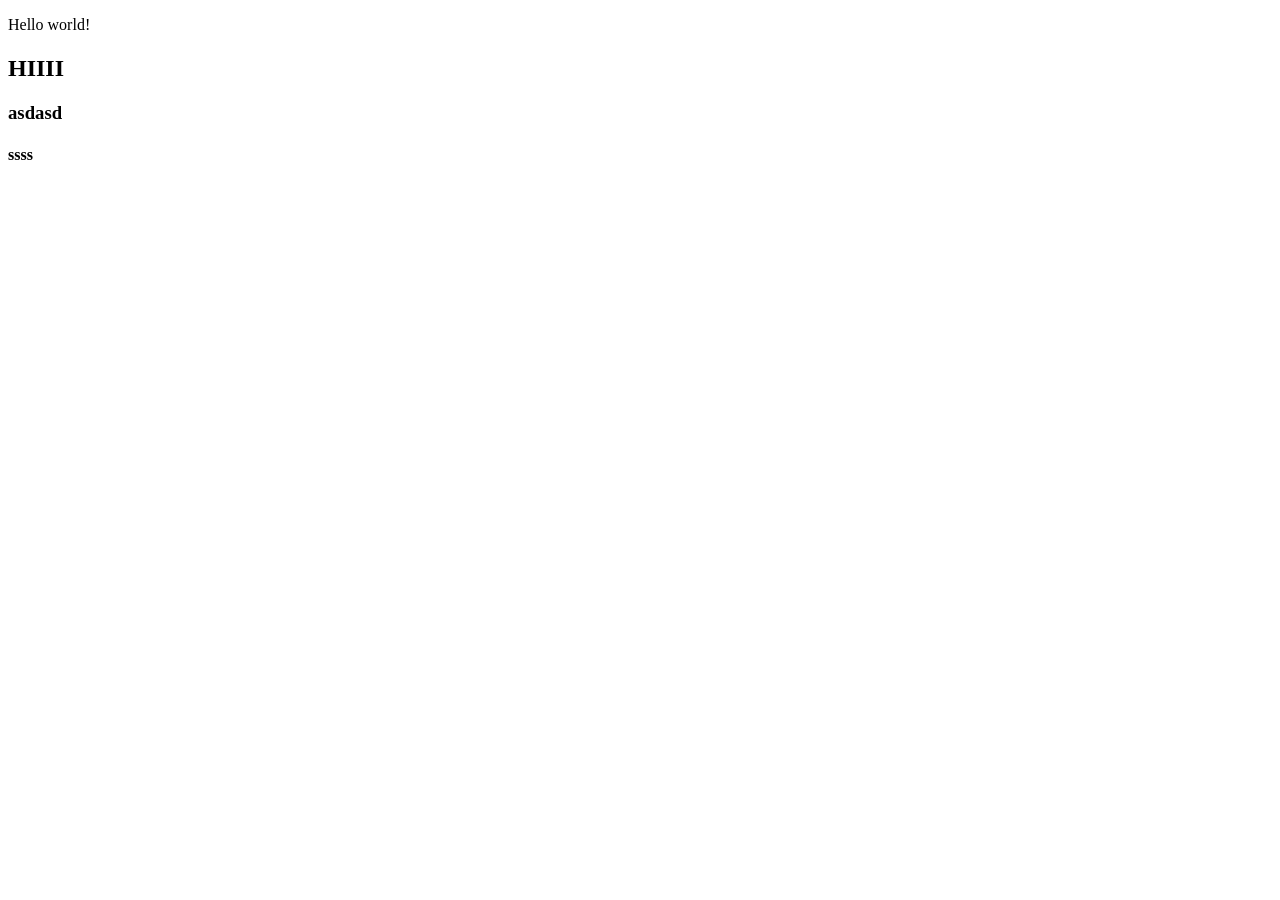
<file: index.html>
<!DOCTYPE html>
<html lang="en">
<head>
    <meta charset="UTF-8">
    <meta name="viewport" content="width=device-width, initial-scale=1.0">
    <title>Document</title>
    
</head>
<body>
    
<p onclick="">Hello world!</p>
<h1></h1>
<!-- <script>
 alert (1);
</script> -->
<h2>HIIII</h2>
<title>asd</title>
<h3>asdasd</h3>
<h4>ssss</h4>
<script src="JS/script.js"></script>
</body>
</html>
</file>
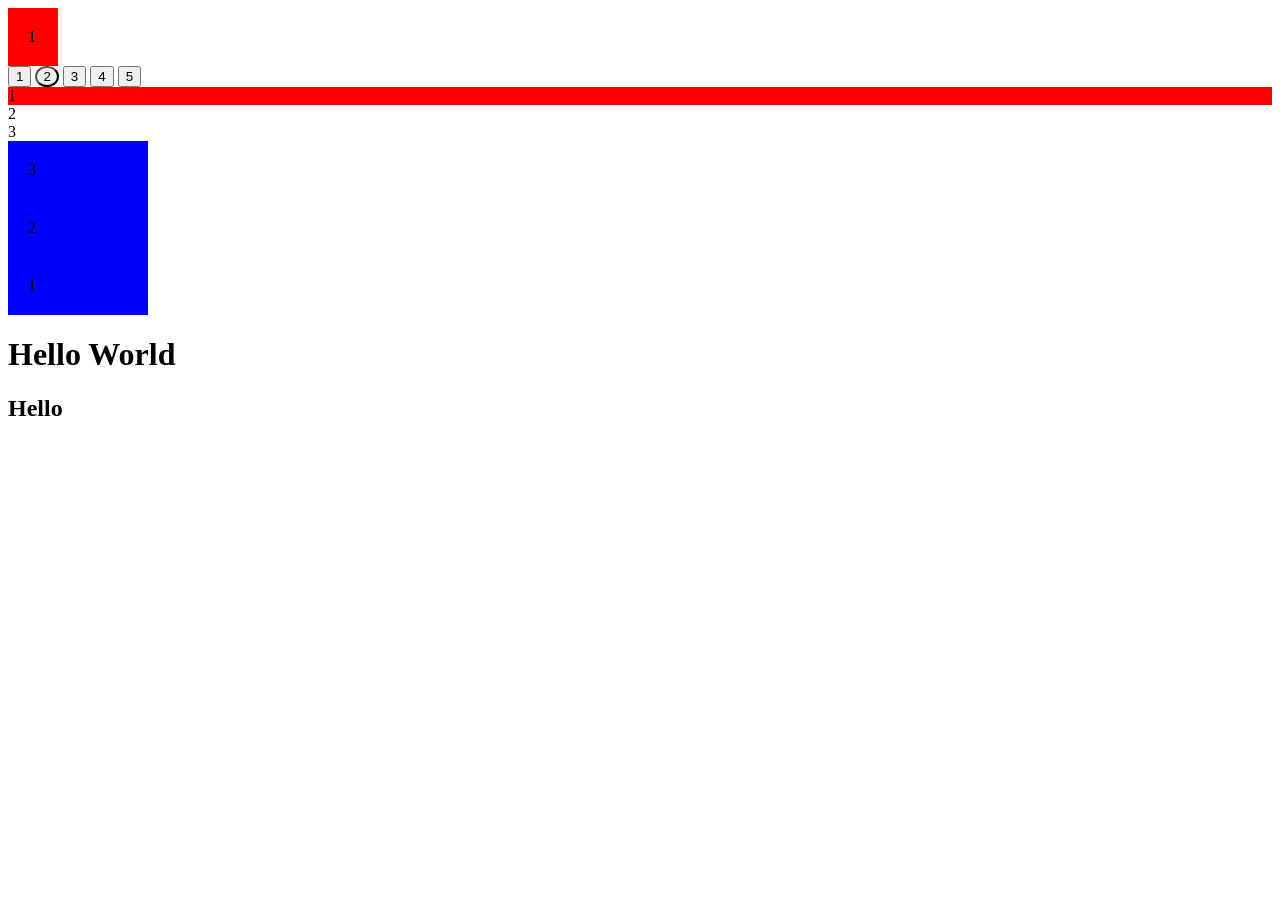
<file: HTML/index.html>
<!DOCTYPE html>
<html lang="en">
<head>
    <meta charset="UTF-8">
    <meta name="viewport" content="width=device-width, initial-scale=1.0">
    <title>Document</title>
    <link rel="stylesheet" href="./style.css">
</head>
<body>
    <div class="box" id="box">1</div>
    <button>1</button>
    <button>2</button>
    <button>3</button>
    <button>4</button>
    <button>5</button>

    <div class="circle">1</div>
    <div class="circle">2</div>
    <div class="circle">3</div>

    <div class="wrapper">
        <div class="heart">3</div>
        <div class="heart">2</div>
        <div class="heart">1</div>
    </div>

    <script src="../JS/lesson42-43.js"></script>
</body>
</html>
</file>
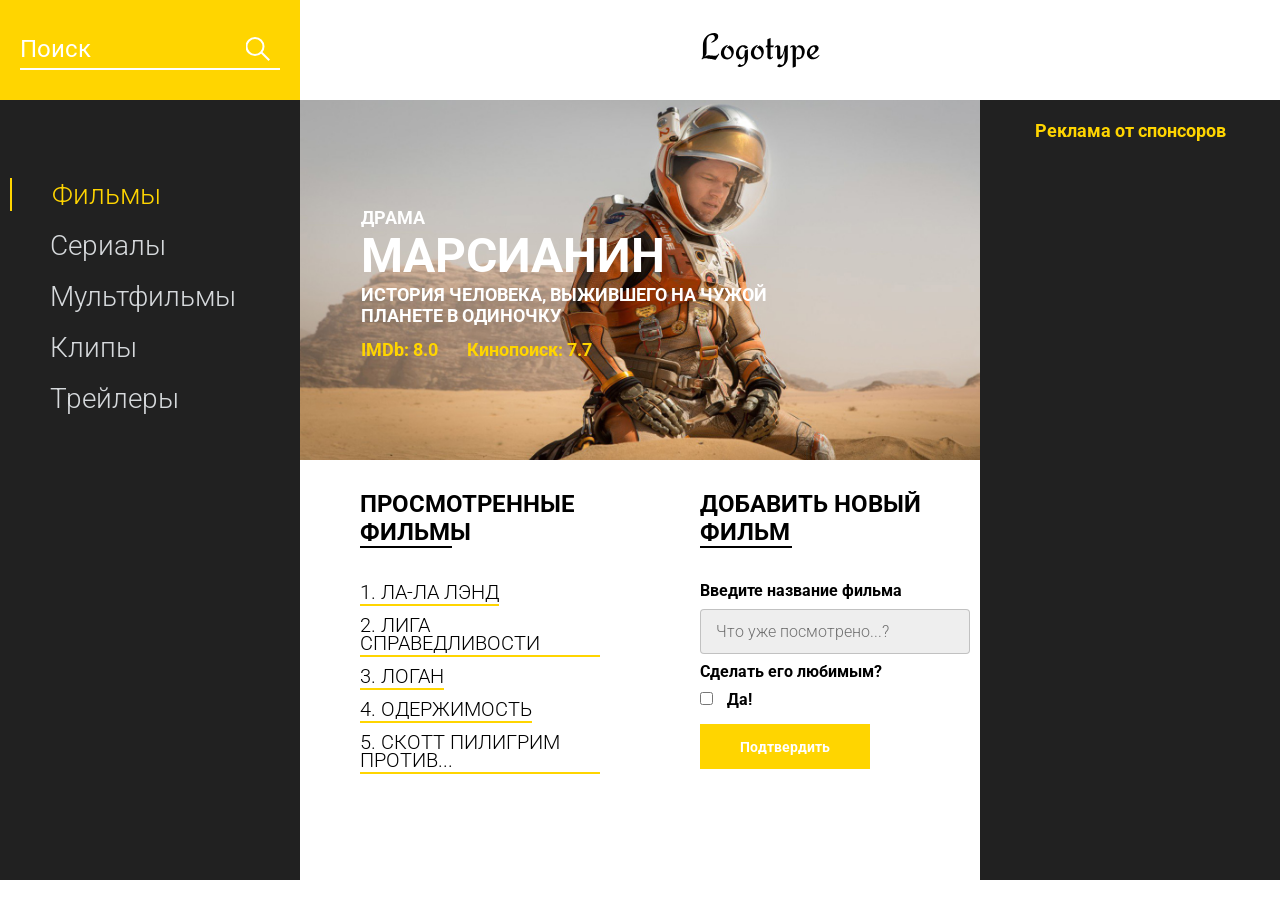
<file: projectLesson44/index.html>
<!DOCTYPE html>
<html lang="en">
<head>
    <meta charset="UTF-8">
    <meta name="viewport" content="width=device-width, initial-scale=1.0">
    <title>Movie DB</title>
    <link href="https://fonts.googleapis.com/css?family=Roboto:300,400,700&display=swap&subset=cyrillic-ext" rel="stylesheet">
    <link rel="stylesheet" href="css/style.min.css">
</head>
<body>
    <header class="header">
        <div class="header__search">
            <form action="#">
                <input type="text" placeholder="Поиск">
            </form>
        </div>
        <div class="header__logo">
            <img src="icons/Logotype.svg" alt="logo">
        </div>
    </header>
    <main class="promo">
        <div class="promo__menu">
            <nav class="promo__menu-list">
                <ul>
                    <li><a class="promo__menu-item promo__menu-item_active" href="#">Фильмы</a></li>
                    <li><a class="promo__menu-item" href="#">Сериалы</a></li>
                    <li><a class="promo__menu-item" href="#">Мультфильмы</a></li>
                    <li><a class="promo__menu-item" href="#">Клипы</a></li>
                    <li><a class="promo__menu-item" href="#">Трейлеры</a></li>
                </ul>
            </nav>
        </div>
        <div class="promo__content">
            <div class="promo__bg">
                <div class="promo__genre">КОМЕДИЯ</div>
                <div class="promo__title">МАРСИАНИН</div>
                <div class="promo__descr">ИСТОРИЯ ЧЕЛОВЕКА, ВЫЖИВШЕГО НА ЧУЖОЙ ПЛАНЕТЕ В ОДИНОЧКУ</div>
                <div class="promo__ratings">
                    <span>IMDb: 8.0</span>
                    <span>Кинопоиск: 7.7</span>
                </div>
            </div>
            <div class="promo__interactive">
                <div>
                    <div class="promo__interactive-title">ПРОСМОТРЕННЫЕ ФИЛЬМЫ</div>
                    <ul class="promo__interactive-list">
                        <li class="promo__interactive-item">ЛОГАН
                            <div class="delete"></div>
                        </li>
                        <li class="promo__interactive-item">ЛИГА СПРАВЕДЛИВОСТИ
                            <div class="delete"></div>
                        </li>
                        <li class="promo__interactive-item">ЛА-ЛА ЛЭНД
                            <div class="delete"></div>
                        </li>
                        <li class="promo__interactive-item">ОДЕРЖИМОСТЬ
                            <div class="delete"></div>
                        </li>
                        <li class="promo__interactive-item">СКОТТ ПИЛИГРИМ ПРОТИВ...
                            <div class="delete"></div>
                        </li>
                    </ul>
                </div>
                <div>
                    <form class="add">
                        <div class="promo__interactive-title">ДОБАВИТЬ НОВЫЙ ФИЛЬМ</div>
                        <span>Введите название фильма</span>
                        <input class="adding__input" type="text" placeholder="Что уже посмотрено...?">
                        <span>Сделать его любимым?</span>
                        <input type="checkbox">
                        <span class="yes">Да!</span>
                        <button>Подтвердить</button>
                    </form>
                </div>
            </div>
        </div>
        <div class="promo__adv">
            <div class="promo__adv-title">Реклама от спонсоров</div>
            <img src="img/content_1.jpg" alt="some picture">
            <img src="img/content_2.jpg" alt="some picture">
            <img src="img/content_3.png" alt="some picture">
        </div>
    </main>

    <script src="js/script.js"></script>
</body>
</html>
</file>
<file: HTML/style.css>
.box {
    padding: 20px;
    background-color: red;
    max-width: 100px;
    
}

.heart {
    padding: 20px;
    /* background-color: red; */
    width: 100px;
}
</file>
<file: projectLesson44/css/style.min.css>
*{-webkit-box-sizing:border-box;box-sizing:border-box;margin:0;padding:0;font-family:'Roboto', sans-serif}.header{display:-webkit-box;display:-ms-flexbox;display:flex;height:100px}.header__search{display:-webkit-box;display:-ms-flexbox;display:flex;-webkit-box-pack:center;-ms-flex-pack:center;justify-content:center;-webkit-box-align:center;-ms-flex-align:center;align-items:center;height:100%;width:300px;background:#FFD500}.header__search form{position:relative;width:260px;height:30px}.header__search form input{width:100%;border:none;border-bottom:2px solid #fff;background-color:transparent;color:#fff;font-size:24px;line-height:28px;padding-bottom:5px;outline:none}.header__search form input::-webkit-input-placeholder{color:#fff}.header__search form input:-ms-input-placeholder{color:#fff}.header__search form input::-ms-input-placeholder{color:#fff}.header__search form input::placeholder{color:#fff}.header__search form:after{content:'';display:block;position:absolute;top:2px;right:10px;background:url("../icons/search.svg") center center/cover no-repeat;width:24px;height:24px}.header__logo{display:-webkit-box;display:-ms-flexbox;display:flex;-webkit-box-pack:center;-ms-flex-pack:center;justify-content:center;-webkit-box-align:center;-ms-flex-align:center;align-items:center;height:100%;width:calc(100% - 360px)}.promo{height:780px;display:-webkit-box;display:-ms-flexbox;display:flex}.promo__menu{width:300px;height:100%;background:#212121;padding:60px 0 0 10px}.promo__menu-item{display:block;font-size:28px;line-height:33px;color:#D6D9DC;text-decoration:none;font-weight:300;padding-left:40px;margin-top:18px}.promo__menu-item:hover{color:#FFD500}.promo__menu-item_active{border-left:2px solid  #FFD500;color:#FFD500}.promo__content{width:calc(100% - 600px)}.promo__bg{height:360px;background:url("../img/mars.webp") center center/cover no-repeat;background-position:top;padding:107px 0 0 61px}.promo__genre{font-weight:bold;font-size:18px;line-height:21px;color:#FFFFFF;text-transform:uppercase}.promo__title{font-weight:bold;font-size:48px;line-height:56px;color:#FFFFFF;text-transform:uppercase}.promo__descr{width:481px;font-weight:bold;font-size:18px;line-height:21px;color:#FFFFFF;text-transform:uppercase}.promo__ratings{margin-top:13px}.promo__ratings span{font-weight:bold;font-size:18px;line-height:21px;color:#FFD500;margin-right:25px}.promo__interactive{display:-webkit-box;display:-ms-flexbox;display:flex}.promo__interactive>div{width:50%;padding:30px 0 0 60px}.promo__interactive-title{display:inline-block;font-weight:bold;font-size:24px;line-height:28px;color:#000000}.promo__interactive-title:after{content:'';display:block;width:33%;height:2px;background-color:#000}.promo__interactive-list{list-style-type:none;margin-top:35px;display:-webkit-box;display:-ms-flexbox;display:flex;-webkit-box-orient:vertical;-webkit-box-direction:normal;-ms-flex-direction:column;flex-direction:column;-webkit-box-align:start;-ms-flex-align:start;align-items:flex-start}.promo__interactive-item{display:inline-block;position:relative;font-weight:300;font-size:20px;line-height:18px;color:#000000;margin-bottom:15px;padding-right:40px;text-transform:uppercase}.promo__interactive-item span{display:block;position:absolute;left:-30px;top:50%;-webkit-transform:translateY(-50%);transform:translateY(-50%);width:20px;height:20px;background:url("../icons/Star.svg") center center/cover no-repeat}.promo__interactive-item:before{content:'';position:absolute;bottom:-5px;display:block;width:calc(100% - 40px);height:2px;background-color:#FFD500}.promo__interactive-item:hover .delete{content:'';display:block;position:absolute;right:0px;top:50%;-webkit-transform:translateY(-50%);transform:translateY(-50%);width:20px;height:20px;background:url("../icons/trash.png") center center/cover no-repeat;cursor:pointer}.promo__interactive .add .promo__interactive-title{margin-bottom:25px}.promo__interactive .add span{display:block;margin:10px 0;font-weight:bold;font-size:16px;line-height:16px;color:#000000}.promo__interactive .add .yes{display:inline;margin-left:10px}.promo__interactive .add input[type="text"]{width:270px;height:45px;line-height:50px;font-size:16px;background:rgba(196,196,196,0.29);border:1px solid rgba(0,0,0,0.19);padding:0 15px;outline:none;border-radius:4px}.promo__interactive .add input[type="text"]::-webkit-input-placeholder{font-weight:300;font-size:16px;color:rgba(0,0,0,0.53)}.promo__interactive .add input[type="text"]:-ms-input-placeholder{font-weight:300;font-size:16px;color:rgba(0,0,0,0.53)}.promo__interactive .add input[type="text"]::-ms-input-placeholder{font-weight:300;font-size:16px;color:rgba(0,0,0,0.53)}.promo__interactive .add input[type="text"]::placeholder{font-weight:300;font-size:16px;color:rgba(0,0,0,0.53)}.promo__interactive .add button{display:block;margin-top:15px;width:170px;height:45px;background:#FFD500;font-weight:bold;font-size:14px;line-height:14px;color:#FFFFFF;border:none;outline:none;cursor:pointer}.promo__interactive .add button:active{-webkit-transform:scale(0.95);transform:scale(0.95)}.promo__adv{background:#212121;width:300px;height:100%}.promo__adv-title{font-weight:bold;font-size:18px;line-height:21px;color:#FFD500;margin:20px 0;text-align:center}.promo__adv img{width:100%;margin-bottom:10px}
/*# sourceMappingURL=style.min.css.map */
</file>
